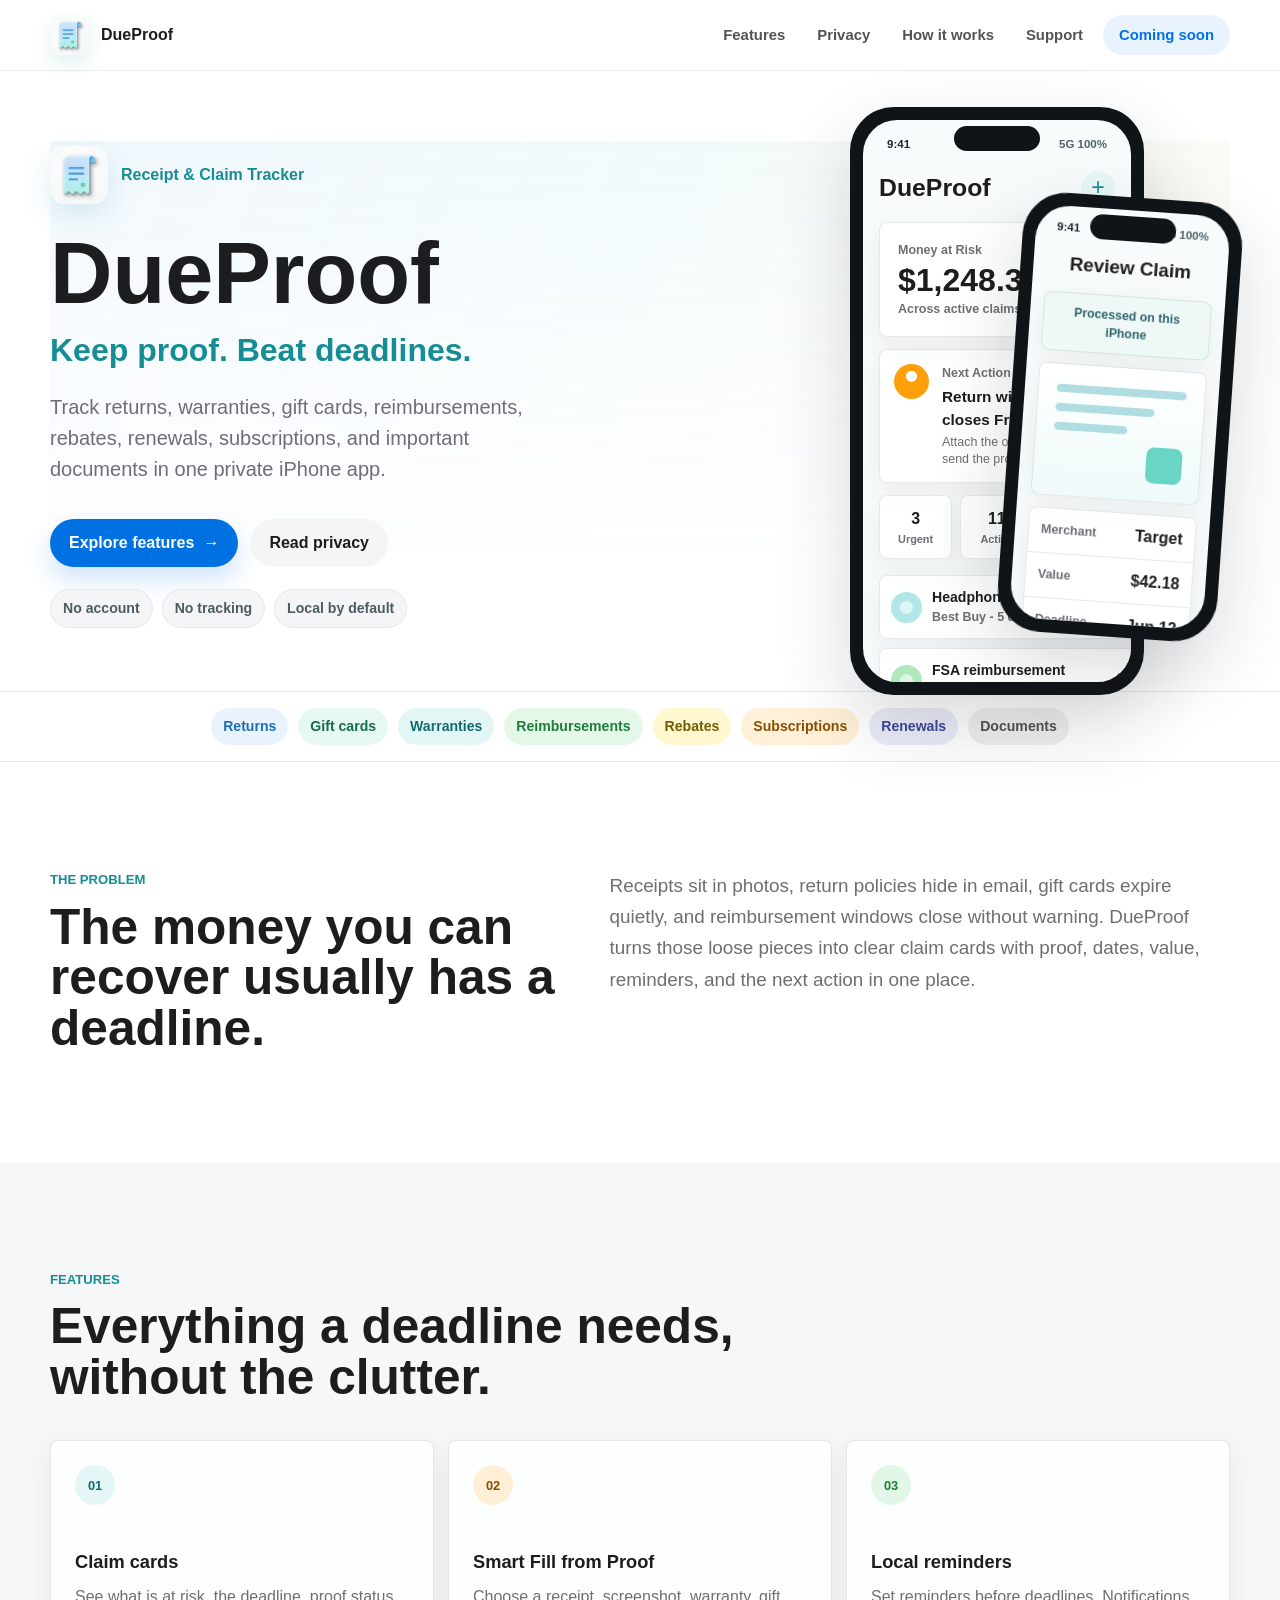
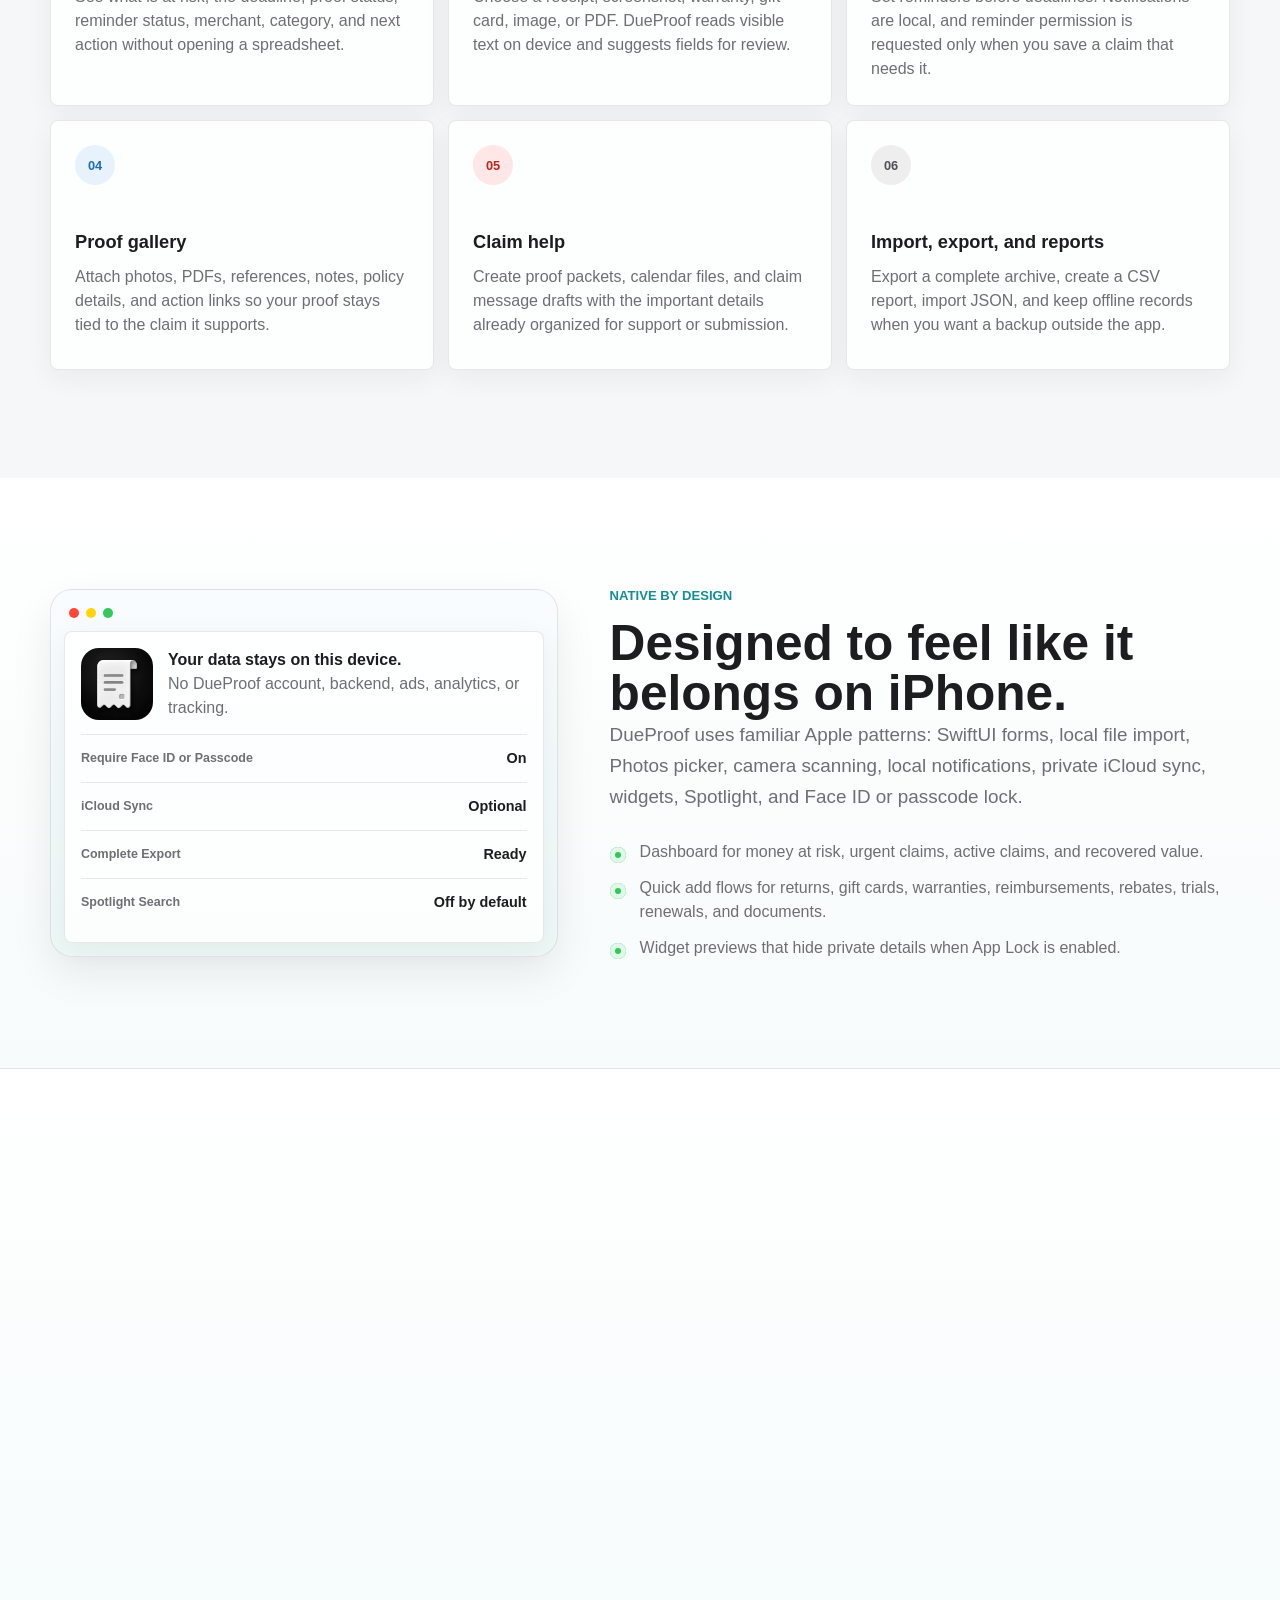
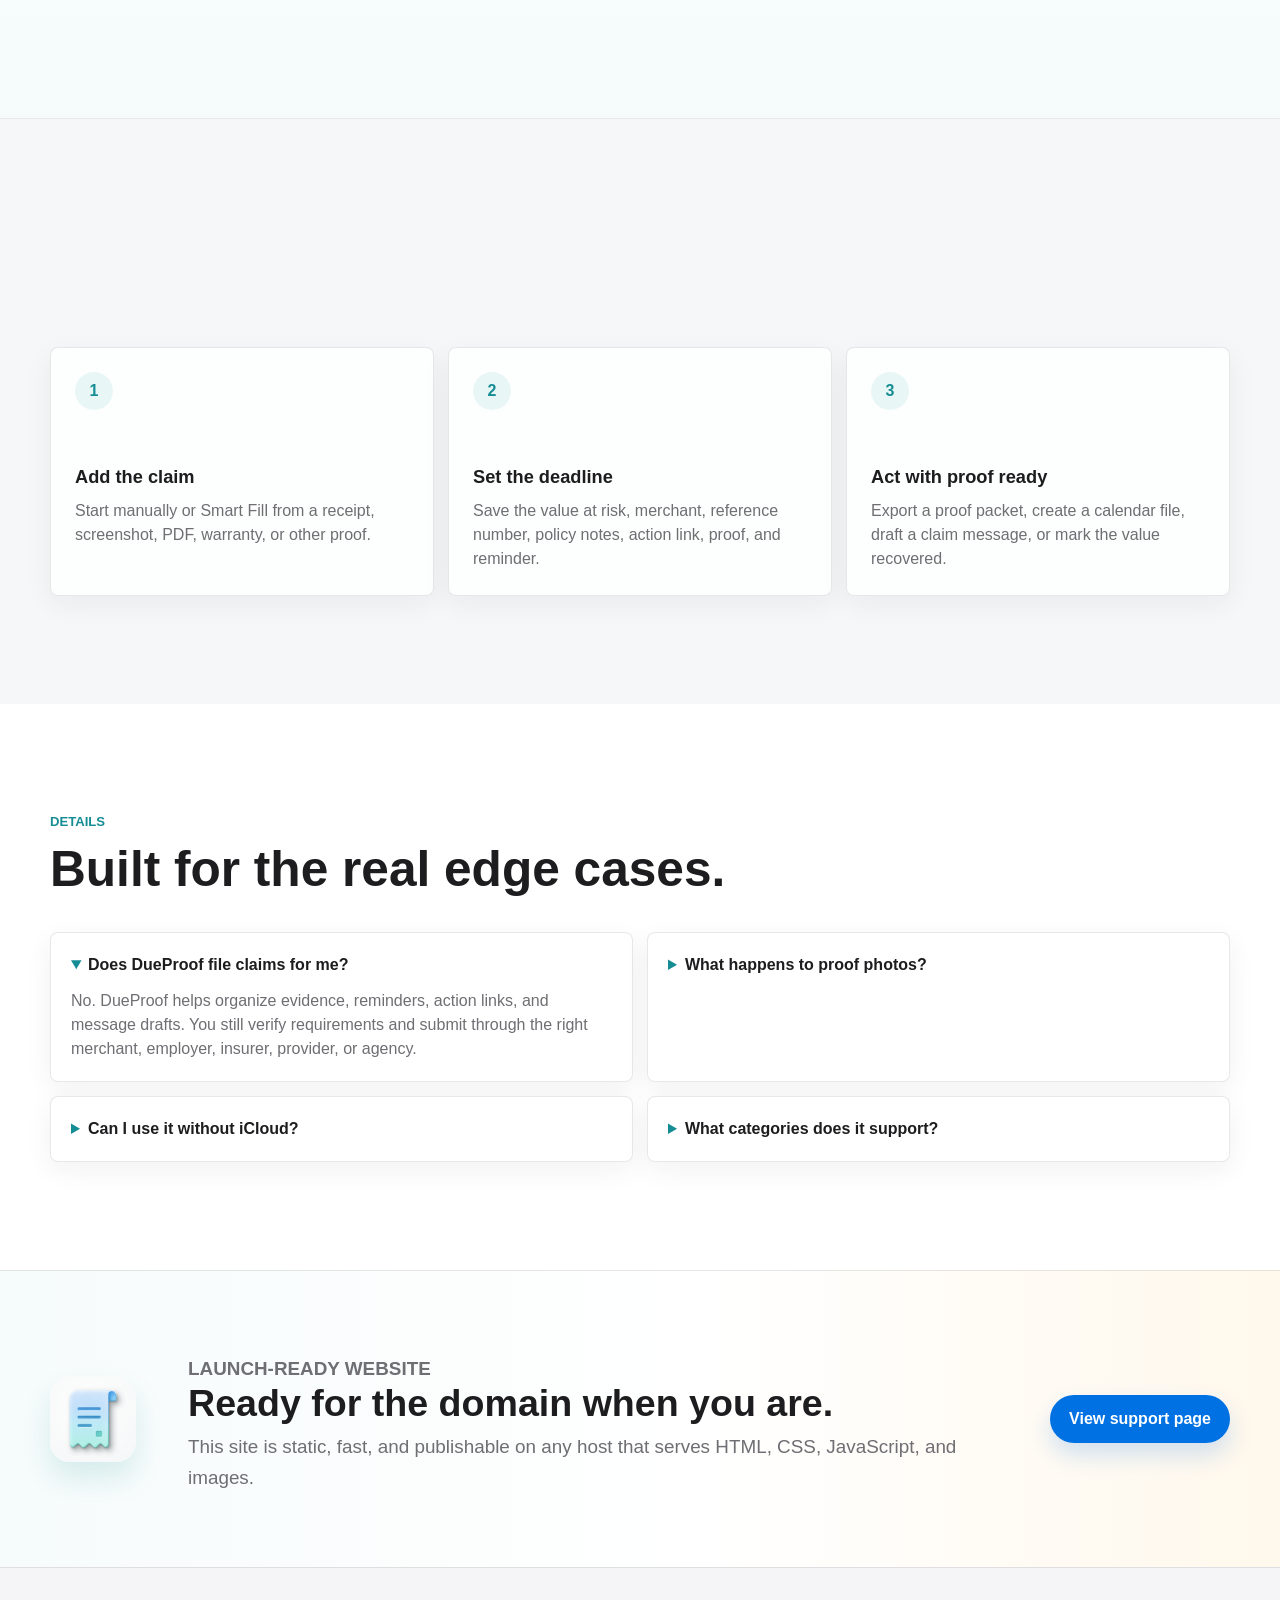
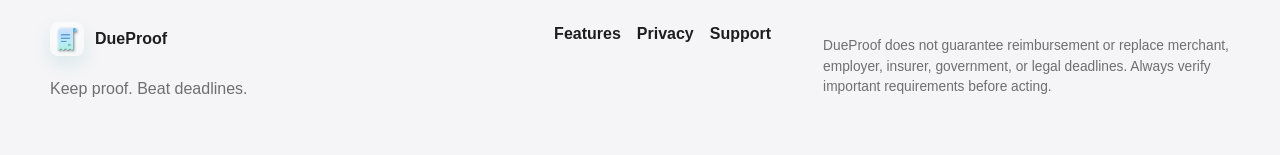
<file: website/index.html>
<!doctype html>
<html lang="en">
  <head>
    <meta charset="utf-8">
    <meta name="viewport" content="width=device-width, initial-scale=1">
    <title>DueProof - Receipt & Claim Tracker</title>
    <meta name="description" content="DueProof helps you keep receipts, proof, reminders, and claim details together privately on your iPhone so deadlines do not slip by.">
    <meta name="theme-color" content="#f6fbfb">
    <meta property="og:title" content="DueProof - Keep proof. Beat deadlines.">
    <meta property="og:description" content="A private iPhone app for returns, warranties, gift cards, reimbursements, rebates, renewals, subscriptions, and document deadlines.">
    <meta property="og:type" content="website">
    <meta property="og:image" content="assets/dueproof-icon.png">
    <link rel="icon" href="favicon.png">
    <link rel="apple-touch-icon" href="apple-touch-icon.png">
    <link rel="manifest" href="site.webmanifest">
    <link rel="stylesheet" href="styles.css">
  </head>
  <body>
    <a class="skip-link" href="#main">Skip to content</a>

    <header class="site-header" data-site-header>
      <nav class="nav-shell" aria-label="Primary">
        <a class="brand" href="index.html" aria-label="DueProof home">
          <img src="assets/dueproof-icon.png" alt="" width="40" height="40">
          <span>DueProof</span>
        </a>
        <button class="nav-toggle" type="button" aria-expanded="false" aria-controls="primary-links" data-nav-toggle>
          <span class="nav-toggle-line"></span>
          <span class="nav-toggle-line"></span>
          <span class="sr-only">Menu</span>
        </button>
        <div class="nav-links" id="primary-links" data-nav-links>
          <a href="#features">Features</a>
          <a href="#privacy">Privacy</a>
          <a href="#how-it-works">How it works</a>
          <a href="support.html">Support</a>
          <a class="nav-cta" href="#launch">Coming soon</a>
        </div>
      </nav>
    </header>

    <main id="main">
      <section class="hero" aria-labelledby="hero-title">
        <div class="hero-copy">
          <div class="app-mark">
            <img src="assets/dueproof-icon.png" alt="" width="58" height="58">
            <span>Receipt & Claim Tracker</span>
          </div>
          <h1 id="hero-title">DueProof</h1>
          <p class="hero-kicker">Keep proof. Beat deadlines.</p>
          <p class="hero-text">Track returns, warranties, gift cards, reimbursements, rebates, renewals, subscriptions, and important documents in one private iPhone app.</p>
          <div class="hero-actions" aria-label="Launch actions">
            <a class="button button-primary" href="#features">
              Explore features
              <span aria-hidden="true">&rarr;</span>
            </a>
            <a class="button button-secondary" href="privacy.html">Read privacy</a>
          </div>
          <div class="hero-proof" aria-label="Privacy summary">
            <span>No account</span>
            <span>No tracking</span>
            <span>Local by default</span>
          </div>
          <div class="mobile-preview" aria-label="DueProof mobile preview">
            <div class="mobile-preview-top">
              <strong>$1,248.35</strong>
              <span>Money at risk</span>
            </div>
            <div class="mobile-preview-row">
              <span class="claim-dot color-teal"></span>
              <div>
                <strong>Return window closes Friday</strong>
                <span>Proof packet ready</span>
              </div>
            </div>
            <div class="mobile-preview-actions">
              <span>Smart Fill</span>
              <span>Local reminder</span>
            </div>
          </div>
        </div>

        <div class="product-stage" aria-label="DueProof app preview">
          <div class="phone phone-main" aria-hidden="true">
            <div class="phone-sensor"></div>
            <div class="screen">
              <div class="screen-top">
                <span>9:41</span>
                <span class="status-icons">5G 100%</span>
              </div>
              <div class="app-bar">
                <span class="app-title">DueProof</span>
                <span class="plus-button">+</span>
              </div>
              <div class="money-card">
                <div>
                  <span class="card-label">Money at Risk</span>
                  <strong>$1,248.35</strong>
                  <span class="card-subtitle">Across active claims</span>
                </div>
                <span class="shield-symbol">shield</span>
              </div>
              <div class="next-action">
                <span class="action-icon action-orange"></span>
                <div>
                  <span>Next Action</span>
                  <strong>Return window closes Friday</strong>
                  <p>Attach the order receipt and send the proof packet.</p>
                </div>
              </div>
              <div class="metric-row">
                <div><strong>3</strong><span>Urgent</span></div>
                <div><strong>11</strong><span>Active</span></div>
                <div><strong>$642</strong><span>Recovered</span></div>
              </div>
              <div class="claim-stack">
                <div class="claim-card">
                  <span class="claim-dot color-teal"></span>
                  <div>
                    <strong>Headphones warranty</strong>
                    <span>Best Buy - 5 days left</span>
                  </div>
                  <em>$249</em>
                </div>
                <div class="claim-card">
                  <span class="claim-dot color-green"></span>
                  <div>
                    <strong>FSA reimbursement</strong>
                    <span>Employer portal - proof ready</span>
                  </div>
                  <em>$118</em>
                </div>
              </div>
            </div>
          </div>

          <div class="phone phone-side" aria-hidden="true">
            <div class="phone-sensor"></div>
            <div class="screen smart-screen">
              <div class="screen-top">
                <span>9:41</span>
                <span class="status-icons">5G 100%</span>
              </div>
              <div class="review-title">Review Claim</div>
              <div class="privacy-pill">Processed on this iPhone</div>
              <div class="receipt-preview">
                <span></span>
                <span></span>
                <span></span>
                <b></b>
              </div>
              <div class="review-list">
                <div><span>Merchant</span><strong>Target</strong></div>
                <div><span>Value</span><strong>$42.18</strong></div>
                <div><span>Deadline</span><strong>Jun 12</strong></div>
              </div>
              <div class="create-button">Create Claim</div>
            </div>
          </div>
        </div>
      </section>

      <section class="category-band" aria-label="Claim types DueProof tracks">
        <div class="section-inner category-grid">
          <span class="category-chip chip-blue">Returns</span>
          <span class="category-chip chip-mint">Gift cards</span>
          <span class="category-chip chip-cyan">Warranties</span>
          <span class="category-chip chip-green">Reimbursements</span>
          <span class="category-chip chip-yellow">Rebates</span>
          <span class="category-chip chip-orange">Subscriptions</span>
          <span class="category-chip chip-indigo">Renewals</span>
          <span class="category-chip chip-gray">Documents</span>
        </div>
      </section>

      <section class="section intro-section" aria-labelledby="intro-title">
        <div class="section-inner two-column">
          <div>
            <p class="eyebrow">The problem</p>
            <h2 id="intro-title">The money you can recover usually has a deadline.</h2>
          </div>
          <p class="section-lede">Receipts sit in photos, return policies hide in email, gift cards expire quietly, and reimbursement windows close without warning. DueProof turns those loose pieces into clear claim cards with proof, dates, value, reminders, and the next action in one place.</p>
        </div>
      </section>

      <section class="section feature-section" id="features" aria-labelledby="features-title">
        <div class="section-inner">
          <div class="section-heading">
            <p class="eyebrow">Features</p>
            <h2 id="features-title">Everything a deadline needs, without the clutter.</h2>
          </div>

          <div class="feature-grid">
            <article class="feature-card accent-aqua">
              <span class="feature-icon">01</span>
              <h3>Claim cards</h3>
              <p>See what is at risk, the deadline, proof status, reminder status, merchant, category, and next action without opening a spreadsheet.</p>
            </article>
            <article class="feature-card accent-orange">
              <span class="feature-icon">02</span>
              <h3>Smart Fill from Proof</h3>
              <p>Choose a receipt, screenshot, warranty, gift card, image, or PDF. DueProof reads visible text on device and suggests fields for review.</p>
            </article>
            <article class="feature-card accent-green">
              <span class="feature-icon">03</span>
              <h3>Local reminders</h3>
              <p>Set reminders before deadlines. Notifications are local, and reminder permission is requested only when you save a claim that needs it.</p>
            </article>
            <article class="feature-card accent-blue">
              <span class="feature-icon">04</span>
              <h3>Proof gallery</h3>
              <p>Attach photos, PDFs, references, notes, policy details, and action links so your proof stays tied to the claim it supports.</p>
            </article>
            <article class="feature-card accent-red">
              <span class="feature-icon">05</span>
              <h3>Claim help</h3>
              <p>Create proof packets, calendar files, and claim message drafts with the important details already organized for support or submission.</p>
            </article>
            <article class="feature-card accent-gray">
              <span class="feature-icon">06</span>
              <h3>Import, export, and reports</h3>
              <p>Export a complete archive, create a CSV report, import JSON, and keep offline records when you want a backup outside the app.</p>
            </article>
          </div>
        </div>
      </section>

      <section class="section app-depth" aria-labelledby="depth-title">
        <div class="section-inner split-feature">
          <div class="mock-panel" aria-hidden="true">
            <div class="panel-toolbar">
              <span></span>
              <span></span>
              <span></span>
            </div>
            <div class="settings-preview">
              <div class="settings-hero">
                <img src="assets/dueproof-icon-tinted.png" alt="" width="72" height="72">
                <div>
                  <strong>Your data stays on this device.</strong>
                  <span>No DueProof account, backend, ads, analytics, or tracking.</span>
                </div>
              </div>
              <div class="setting-row"><span>Require Face ID or Passcode</span><b>On</b></div>
              <div class="setting-row"><span>iCloud Sync</span><b>Optional</b></div>
              <div class="setting-row"><span>Complete Export</span><b>Ready</b></div>
              <div class="setting-row"><span>Spotlight Search</span><b>Off by default</b></div>
            </div>
          </div>

          <div>
            <p class="eyebrow">Native by design</p>
            <h2 id="depth-title">Designed to feel like it belongs on iPhone.</h2>
            <p class="section-lede">DueProof uses familiar Apple patterns: SwiftUI forms, local file import, Photos picker, camera scanning, local notifications, private iCloud sync, widgets, Spotlight, and Face ID or passcode lock.</p>
            <ul class="check-list">
              <li>Dashboard for money at risk, urgent claims, active claims, and recovered value.</li>
              <li>Quick add flows for returns, gift cards, warranties, reimbursements, rebates, trials, renewals, and documents.</li>
              <li>Widget previews that hide private details when App Lock is enabled.</li>
            </ul>
          </div>
        </div>
      </section>

      <section class="privacy-section" id="privacy" aria-labelledby="privacy-title">
        <div class="section-inner privacy-layout">
          <div>
            <p class="eyebrow">Privacy</p>
            <h2 id="privacy-title">Private is the product, not an upgrade.</h2>
            <p>DueProof does not use a DueProof account, ads, analytics, tracking, telemetry, a DueProof-operated backend, or a remote push notification service. Claim data is stored locally by default, with optional private iCloud sync controlled by you.</p>
            <a class="text-link" href="privacy.html">Open the privacy policy</a>
          </div>
          <div class="privacy-points" aria-label="Privacy features">
            <div>
              <strong>Local-first storage</strong>
              <span>Claim metadata stays in SwiftData, and proof files are copied into protected app storage.</span>
            </div>
            <div>
              <strong>Optional App Lock</strong>
              <span>Use Face ID, Touch ID, or passcode to hide claim details when the app becomes active.</span>
            </div>
            <div>
              <strong>On-device intelligence</strong>
              <span>Smart Fill processes proof on the iPhone and asks you to review suggestions before saving.</span>
            </div>
          </div>
        </div>
      </section>

      <section class="section how-section" id="how-it-works" aria-labelledby="how-title">
        <div class="section-inner">
          <div class="section-heading">
            <p class="eyebrow">How it works</p>
            <h2 id="how-title">A simple loop for every claim.</h2>
          </div>
          <div class="steps">
            <article>
              <span>1</span>
              <h3>Add the claim</h3>
              <p>Start manually or Smart Fill from a receipt, screenshot, PDF, warranty, or other proof.</p>
            </article>
            <article>
              <span>2</span>
              <h3>Set the deadline</h3>
              <p>Save the value at risk, merchant, reference number, policy notes, action link, proof, and reminder.</p>
            </article>
            <article>
              <span>3</span>
              <h3>Act with proof ready</h3>
              <p>Export a proof packet, create a calendar file, draft a claim message, or mark the value recovered.</p>
            </article>
          </div>
        </div>
      </section>

      <section class="section faq-section" aria-labelledby="faq-title">
        <div class="section-inner">
          <div class="section-heading">
            <p class="eyebrow">Details</p>
            <h2 id="faq-title">Built for the real edge cases.</h2>
          </div>
          <div class="faq-grid">
            <details open>
              <summary>Does DueProof file claims for me?</summary>
              <p>No. DueProof helps organize evidence, reminders, action links, and message drafts. You still verify requirements and submit through the right merchant, employer, insurer, provider, or agency.</p>
            </details>
            <details>
              <summary>What happens to proof photos?</summary>
              <p>Proof photos are copied into protected app storage. Readable text can be saved locally for search. Proof files stay on device unless you share, export, or enable private iCloud sync.</p>
            </details>
            <details>
              <summary>Can I use it without iCloud?</summary>
              <p>Yes. DueProof is local by default. iCloud Sync is optional and uses your private iCloud database when enabled.</p>
            </details>
            <details>
              <summary>What categories does it support?</summary>
              <p>Returns, gift cards, warranties, reimbursements, rebates, subscriptions, renewals, documents, and other claim deadlines.</p>
            </details>
          </div>
        </div>
      </section>

      <section class="launch-section" id="launch" aria-labelledby="launch-title">
        <div class="section-inner launch-panel">
          <img src="assets/dueproof-icon.png" alt="" width="86" height="86">
          <div>
            <p class="eyebrow">Launch-ready website</p>
            <h2 id="launch-title">Ready for the domain when you are.</h2>
            <p>This site is static, fast, and publishable on any host that serves HTML, CSS, JavaScript, and images.</p>
          </div>
          <a class="button button-primary" href="support.html">View support page</a>
        </div>
      </section>
    </main>

    <footer class="site-footer">
      <div class="section-inner footer-grid">
        <div>
          <a class="brand footer-brand" href="index.html">
            <img src="assets/dueproof-icon.png" alt="" width="34" height="34">
            <span>DueProof</span>
          </a>
          <p>Keep proof. Beat deadlines.</p>
        </div>
        <nav aria-label="Footer">
          <a href="#features">Features</a>
          <a href="privacy.html">Privacy</a>
          <a href="support.html">Support</a>
        </nav>
        <p class="fine-print">DueProof does not guarantee reimbursement or replace merchant, employer, insurer, government, or legal deadlines. Always verify important requirements before acting.</p>
      </div>
    </footer>

    <script src="script.js"></script>
  </body>
</html>
</file>
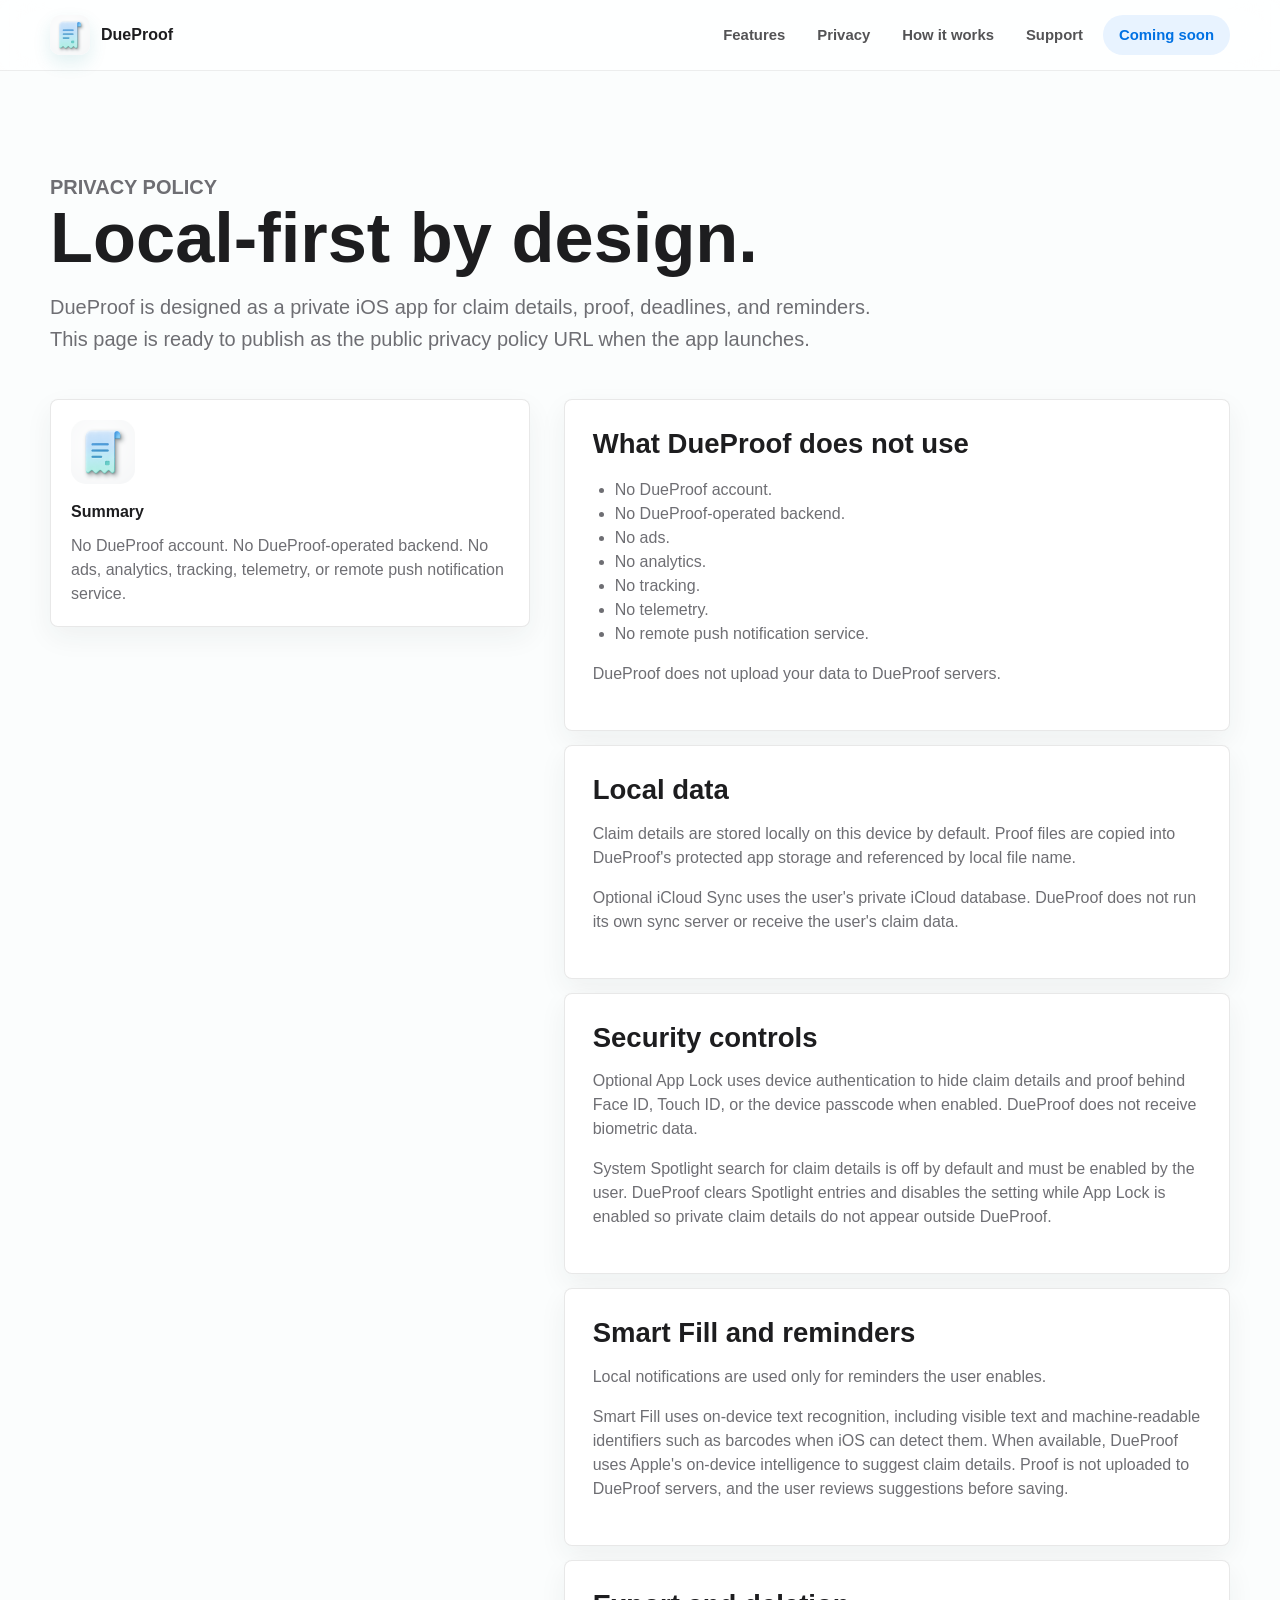
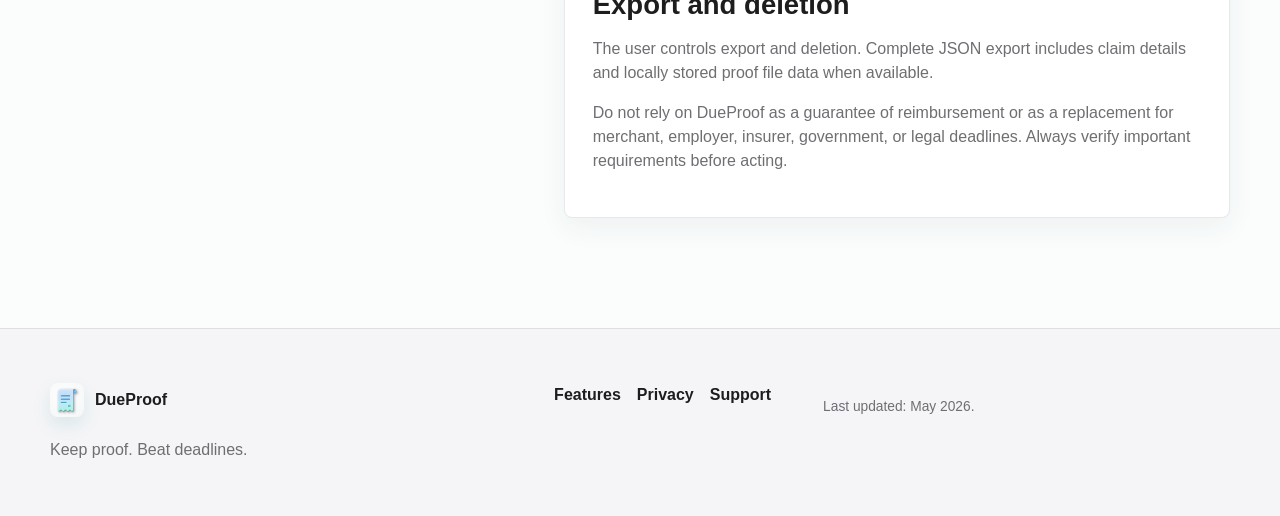
<file: website/privacy.html>
<!doctype html>
<html lang="en">
  <head>
    <meta charset="utf-8">
    <meta name="viewport" content="width=device-width, initial-scale=1">
    <title>Privacy - DueProof</title>
    <meta name="description" content="DueProof privacy policy for the local-first iPhone app.">
    <meta name="theme-color" content="#f6fbfb">
    <link rel="icon" href="favicon.png">
    <link rel="apple-touch-icon" href="apple-touch-icon.png">
    <link rel="manifest" href="site.webmanifest">
    <link rel="stylesheet" href="styles.css">
  </head>
  <body class="subpage">
    <a class="skip-link" href="#main">Skip to content</a>

    <header class="site-header" data-site-header>
      <nav class="nav-shell" aria-label="Primary">
        <a class="brand" href="index.html" aria-label="DueProof home">
          <img src="assets/dueproof-icon.png" alt="" width="40" height="40">
          <span>DueProof</span>
        </a>
        <button class="nav-toggle" type="button" aria-expanded="false" aria-controls="primary-links" data-nav-toggle>
          <span class="nav-toggle-line"></span>
          <span class="nav-toggle-line"></span>
          <span class="sr-only">Menu</span>
        </button>
        <div class="nav-links" id="primary-links" data-nav-links>
          <a href="index.html#features">Features</a>
          <a href="privacy.html">Privacy</a>
          <a href="index.html#how-it-works">How it works</a>
          <a href="support.html">Support</a>
          <a class="nav-cta" href="index.html#launch">Coming soon</a>
        </div>
      </nav>
    </header>

    <main class="subpage-main" id="main">
      <div class="section-inner">
        <section class="subpage-hero" aria-labelledby="privacy-title">
          <p class="eyebrow">Privacy policy</p>
          <h1 id="privacy-title">Local-first by design.</h1>
          <p>DueProof is designed as a private iOS app for claim details, proof, deadlines, and reminders. This page is ready to publish as the public privacy policy URL when the app launches.</p>
        </section>

        <div class="policy-layout">
          <aside class="policy-aside" aria-label="Privacy summary">
            <img src="assets/dueproof-icon.png" alt="" width="64" height="64">
            <strong>Summary</strong>
            <p>No DueProof account. No DueProof-operated backend. No ads, analytics, tracking, telemetry, or remote push notification service.</p>
          </aside>

          <div>
            <section class="content-card" aria-labelledby="does-not-use">
              <h2 id="does-not-use">What DueProof does not use</h2>
              <ul>
                <li>No DueProof account.</li>
                <li>No DueProof-operated backend.</li>
                <li>No ads.</li>
                <li>No analytics.</li>
                <li>No tracking.</li>
                <li>No telemetry.</li>
                <li>No remote push notification service.</li>
              </ul>
              <p>DueProof does not upload your data to DueProof servers.</p>
            </section>

            <section class="content-card" aria-labelledby="local-data">
              <h2 id="local-data">Local data</h2>
              <p>Claim details are stored locally on this device by default. Proof files are copied into DueProof's protected app storage and referenced by local file name.</p>
              <p>Optional iCloud Sync uses the user's private iCloud database. DueProof does not run its own sync server or receive the user's claim data.</p>
            </section>

            <section class="content-card" aria-labelledby="security">
              <h2 id="security">Security controls</h2>
              <p>Optional App Lock uses device authentication to hide claim details and proof behind Face ID, Touch ID, or the device passcode when enabled. DueProof does not receive biometric data.</p>
              <p>System Spotlight search for claim details is off by default and must be enabled by the user. DueProof clears Spotlight entries and disables the setting while App Lock is enabled so private claim details do not appear outside DueProof.</p>
            </section>

            <section class="content-card" aria-labelledby="smart-fill">
              <h2 id="smart-fill">Smart Fill and reminders</h2>
              <p>Local notifications are used only for reminders the user enables.</p>
              <p>Smart Fill uses on-device text recognition, including visible text and machine-readable identifiers such as barcodes when iOS can detect them. When available, DueProof uses Apple's on-device intelligence to suggest claim details. Proof is not uploaded to DueProof servers, and the user reviews suggestions before saving.</p>
            </section>

            <section class="content-card" aria-labelledby="export-delete">
              <h2 id="export-delete">Export and deletion</h2>
              <p>The user controls export and deletion. Complete JSON export includes claim details and locally stored proof file data when available.</p>
              <p>Do not rely on DueProof as a guarantee of reimbursement or as a replacement for merchant, employer, insurer, government, or legal deadlines. Always verify important requirements before acting.</p>
            </section>
          </div>
        </div>
      </div>
    </main>

    <footer class="site-footer">
      <div class="section-inner footer-grid">
        <div>
          <a class="brand footer-brand" href="index.html">
            <img src="assets/dueproof-icon.png" alt="" width="34" height="34">
            <span>DueProof</span>
          </a>
          <p>Keep proof. Beat deadlines.</p>
        </div>
        <nav aria-label="Footer">
          <a href="index.html#features">Features</a>
          <a href="privacy.html">Privacy</a>
          <a href="support.html">Support</a>
        </nav>
        <p class="fine-print">Last updated: May 2026.</p>
      </div>
    </footer>

    <script src="script.js"></script>
  </body>
</html>
</file>
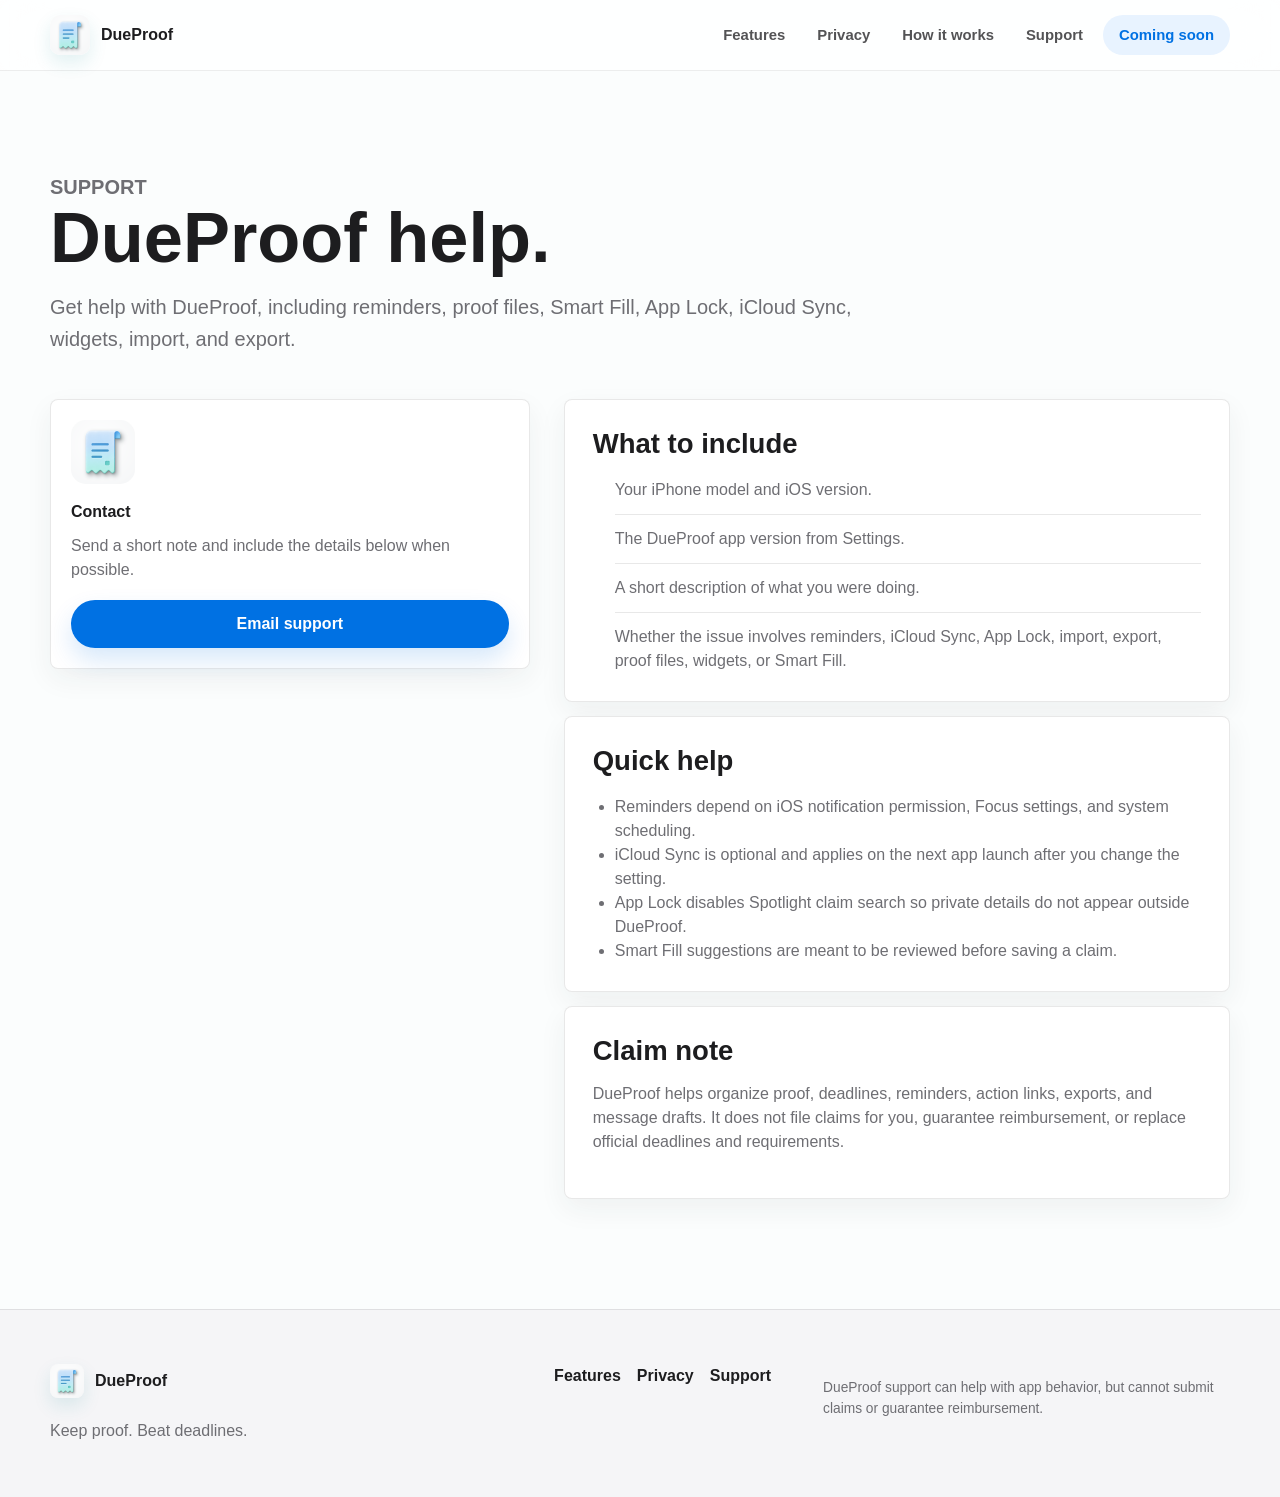
<file: website/support.html>
<!doctype html>
<html lang="en">
  <head>
    <meta charset="utf-8">
    <meta name="viewport" content="width=device-width, initial-scale=1">
    <title>Support - DueProof</title>
    <meta name="description" content="Support information for DueProof, the private iPhone receipt and claim tracker.">
    <meta name="theme-color" content="#f6fbfb">
    <link rel="icon" href="favicon.png">
    <link rel="apple-touch-icon" href="apple-touch-icon.png">
    <link rel="manifest" href="site.webmanifest">
    <link rel="stylesheet" href="styles.css">
  </head>
  <body class="subpage">
    <a class="skip-link" href="#main">Skip to content</a>

    <header class="site-header" data-site-header>
      <nav class="nav-shell" aria-label="Primary">
        <a class="brand" href="index.html" aria-label="DueProof home">
          <img src="assets/dueproof-icon.png" alt="" width="40" height="40">
          <span>DueProof</span>
        </a>
        <button class="nav-toggle" type="button" aria-expanded="false" aria-controls="primary-links" data-nav-toggle>
          <span class="nav-toggle-line"></span>
          <span class="nav-toggle-line"></span>
          <span class="sr-only">Menu</span>
        </button>
        <div class="nav-links" id="primary-links" data-nav-links>
          <a href="index.html#features">Features</a>
          <a href="privacy.html">Privacy</a>
          <a href="index.html#how-it-works">How it works</a>
          <a href="support.html">Support</a>
          <a class="nav-cta" href="index.html#launch">Coming soon</a>
        </div>
      </nav>
    </header>

    <main class="subpage-main" id="main">
      <div class="section-inner">
        <section class="subpage-hero" aria-labelledby="support-title">
          <p class="eyebrow">Support</p>
          <h1 id="support-title">DueProof help.</h1>
          <p>Get help with DueProof, including reminders, proof files, Smart Fill, App Lock, iCloud Sync, widgets, import, and export.</p>
        </section>

        <div class="support-layout">
          <aside class="support-aside" aria-label="Contact">
            <img src="assets/dueproof-icon.png" alt="" width="64" height="64">
            <strong>Contact</strong>
            <p>Send a short note and include the details below when possible.</p>
            <div class="contact-row">
              <a href="mailto:support@dueproof.app?subject=DueProof%20Support">Email support</a>
            </div>
          </aside>

          <div>
            <section class="content-card" aria-labelledby="what-to-send">
              <h2 id="what-to-send">What to include</h2>
              <ul class="support-list">
                <li>Your iPhone model and iOS version.</li>
                <li>The DueProof app version from Settings.</li>
                <li>A short description of what you were doing.</li>
                <li>Whether the issue involves reminders, iCloud Sync, App Lock, import, export, proof files, widgets, or Smart Fill.</li>
              </ul>
            </section>

            <section class="content-card" aria-labelledby="quick-help">
              <h2 id="quick-help">Quick help</h2>
              <ul>
                <li>Reminders depend on iOS notification permission, Focus settings, and system scheduling.</li>
                <li>iCloud Sync is optional and applies on the next app launch after you change the setting.</li>
                <li>App Lock disables Spotlight claim search so private details do not appear outside DueProof.</li>
                <li>Smart Fill suggestions are meant to be reviewed before saving a claim.</li>
              </ul>
            </section>

            <section class="content-card" aria-labelledby="claim-note">
              <h2 id="claim-note">Claim note</h2>
              <p>DueProof helps organize proof, deadlines, reminders, action links, exports, and message drafts. It does not file claims for you, guarantee reimbursement, or replace official deadlines and requirements.</p>
            </section>
          </div>
        </div>
      </div>
    </main>

    <footer class="site-footer">
      <div class="section-inner footer-grid">
        <div>
          <a class="brand footer-brand" href="index.html">
            <img src="assets/dueproof-icon.png" alt="" width="34" height="34">
            <span>DueProof</span>
          </a>
          <p>Keep proof. Beat deadlines.</p>
        </div>
        <nav aria-label="Footer">
          <a href="index.html#features">Features</a>
          <a href="privacy.html">Privacy</a>
          <a href="support.html">Support</a>
        </nav>
        <p class="fine-print">DueProof support can help with app behavior, but cannot submit claims or guarantee reimbursement.</p>
      </div>
    </footer>

    <script src="script.js"></script>
  </body>
</html>
</file>
<file: website/styles.css>
:root {
  color-scheme: light;
  --ink: #1d1d1f;
  --muted: #6e6e73;
  --soft: #f5f5f7;
  --surface: #ffffff;
  --surface-strong: #f5f7f8;
  --line: rgba(29, 29, 31, 0.1);
  --aqua: #55c7c8;
  --aqua-deep: #168d94;
  --blue: #0071e3;
  --blue-soft: #e8f3ff;
  --sky: #4c9ff7;
  --mint: #51d39d;
  --green: #34c759;
  --orange: #ff9f0a;
  --yellow: #ffd60a;
  --red: #ff453a;
  --indigo: #5e6ad2;
  --gray: #8e8e93;
  --shadow-soft: 0 16px 42px rgba(29, 29, 31, 0.08);
  --shadow-card: 0 8px 28px rgba(29, 29, 31, 0.06);
  --shadow-device: 0 30px 72px rgba(29, 29, 31, 0.16);
  --max: 1180px;
}

* {
  box-sizing: border-box;
}

html {
  scroll-behavior: smooth;
}

body {
  margin: 0;
  min-width: 320px;
  background:
    linear-gradient(180deg, #ffffff 0%, #fbfdff 42%, #ffffff 100%);
  color: var(--ink);
  font-family: -apple-system, BlinkMacSystemFont, "SF Pro Text", "SF Pro Display", "Helvetica Neue", Arial, sans-serif;
  font-size: 16px;
  line-height: 1.5;
  letter-spacing: 0;
  text-rendering: optimizeLegibility;
  -webkit-font-smoothing: antialiased;
}

body.nav-open {
  overflow: hidden;
}

img {
  display: block;
  max-width: 100%;
}

a {
  color: inherit;
  text-decoration: none;
}

button,
input,
textarea,
select {
  font: inherit;
}

.skip-link {
  position: absolute;
  left: 16px;
  top: -80px;
  z-index: 100;
  border-radius: 999px;
  background: var(--blue);
  color: #fff;
  padding: 10px 14px;
  transition: top 160ms ease;
}

.skip-link:focus {
  top: 16px;
}

.sr-only {
  position: absolute;
  width: 1px;
  height: 1px;
  padding: 0;
  margin: -1px;
  overflow: hidden;
  clip: rect(0, 0, 0, 0);
  white-space: nowrap;
  border: 0;
}

.site-header {
  position: sticky;
  top: 0;
  z-index: 50;
  background: rgba(255, 255, 255, 0.72);
  border-bottom: 1px solid rgba(29, 29, 31, 0.08);
  backdrop-filter: blur(22px);
  -webkit-backdrop-filter: blur(22px);
  transition: background-color 180ms ease, border-color 180ms ease, box-shadow 180ms ease;
}

.site-header.is-scrolled {
  background: rgba(255, 255, 255, 0.88);
  box-shadow: 0 10px 28px rgba(29, 29, 31, 0.04);
}

.nav-shell {
  width: min(100% - 40px, var(--max));
  min-height: 70px;
  margin: 0 auto;
  display: flex;
  align-items: center;
  justify-content: space-between;
  gap: 22px;
}

.brand {
  display: inline-flex;
  align-items: center;
  gap: 11px;
  font-weight: 700;
  line-height: 1;
}

.brand img {
  border-radius: 10px;
  box-shadow: 0 8px 18px rgba(22, 141, 148, 0.12);
}

.nav-links {
  display: flex;
  align-items: center;
  gap: 8px;
  color: rgba(29, 29, 31, 0.76);
  font-size: 0.93rem;
  font-weight: 600;
}

.nav-links a {
  border-radius: 999px;
  padding: 9px 12px;
  transition: background-color 160ms ease, color 160ms ease;
}

.nav-links a:hover,
.nav-links a:focus-visible {
  background: rgba(0, 113, 227, 0.08);
  color: var(--ink);
}

.nav-links .nav-cta {
  background: var(--blue-soft);
  color: var(--blue);
  padding-inline: 16px;
}

.nav-links .nav-cta:hover,
.nav-links .nav-cta:focus-visible {
  background: #d9ecff;
  color: #005bbd;
}

.nav-toggle {
  display: none;
  width: 44px;
  height: 44px;
  border: 0;
  border-radius: 999px;
  background: var(--soft);
  color: var(--ink);
  cursor: pointer;
}

.nav-toggle-line {
  display: block;
  width: 18px;
  height: 2px;
  margin: 4px auto;
  border-radius: 2px;
  background: currentColor;
  transition: transform 180ms ease, opacity 180ms ease;
}

.nav-toggle[aria-expanded="true"] .nav-toggle-line:first-child {
  transform: translateY(3px) rotate(45deg);
}

.nav-toggle[aria-expanded="true"] .nav-toggle-line:nth-child(2) {
  transform: translateY(-3px) rotate(-45deg);
}

.hero {
  position: relative;
  width: min(100% - 40px, var(--max));
  margin: 0 auto;
  padding: 36px 0 24px;
  display: grid;
  grid-template-columns: minmax(0, 0.9fr) minmax(460px, 1.1fr);
  align-items: center;
  gap: 56px;
}

.hero::before {
  content: "";
  position: absolute;
  inset: 70px 0 auto;
  height: 420px;
  pointer-events: none;
  background:
    linear-gradient(110deg, rgba(0, 113, 227, 0.05), rgba(85, 199, 200, 0.08) 46%, rgba(255, 159, 10, 0.05));
  -webkit-mask-image: linear-gradient(180deg, #000, transparent);
  mask-image: linear-gradient(180deg, #000, transparent);
}

.hero-copy,
.product-stage {
  position: relative;
  z-index: 1;
}

.hero-copy {
  max-width: 600px;
}

.app-mark {
  display: inline-flex;
  align-items: center;
  gap: 13px;
  margin-bottom: 28px;
  color: var(--aqua-deep);
  font-weight: 700;
}

.app-mark img {
  border-radius: 14px;
  box-shadow: 0 10px 28px rgba(22, 141, 148, 0.14);
}

.hero h1 {
  margin: 0;
  font-size: 5.4rem;
  line-height: 0.96;
  letter-spacing: 0;
}

.hero-kicker {
  margin: 18px 0 0;
  color: var(--aqua-deep);
  font-size: 2rem;
  line-height: 1.1;
  font-weight: 760;
}

.hero-text {
  max-width: 560px;
  margin: 24px 0 0;
  color: var(--muted);
  font-size: 1.25rem;
  line-height: 1.55;
}

.hero-actions {
  display: flex;
  flex-wrap: wrap;
  align-items: center;
  gap: 12px;
  margin-top: 34px;
}

.button {
  min-height: 48px;
  display: inline-flex;
  align-items: center;
  justify-content: center;
  gap: 9px;
  border-radius: 999px;
  padding: 13px 19px;
  font-weight: 700;
  line-height: 1;
  transition: transform 180ms ease, background-color 180ms ease, box-shadow 180ms ease;
}

.button:hover,
.button:focus-visible {
  transform: translateY(-2px);
}

.button-primary {
  background: var(--blue);
  color: #fff;
  box-shadow: 0 12px 24px rgba(0, 113, 227, 0.18);
}

.button-primary:hover,
.button-primary:focus-visible {
  background: #0066cc;
}

.button-secondary {
  background: var(--soft);
  color: var(--ink);
}

.button-secondary:hover,
.button-secondary:focus-visible {
  background: #ececf0;
  box-shadow: 0 10px 22px rgba(29, 29, 31, 0.06);
}

.hero-proof {
  display: flex;
  flex-wrap: wrap;
  gap: 9px;
  margin-top: 22px;
}

.hero-proof span,
.category-chip {
  display: inline-flex;
  align-items: center;
  min-height: 34px;
  border-radius: 999px;
  padding: 8px 12px;
  font-size: 0.88rem;
  font-weight: 700;
  transition: transform 180ms ease, box-shadow 180ms ease;
}

.category-chip:hover {
  transform: translateY(-2px);
  box-shadow: 0 8px 18px rgba(29, 29, 31, 0.06);
}

.hero-proof span {
  background: rgba(245, 245, 247, 0.92);
  color: #4b5b63;
  border: 1px solid rgba(29, 29, 31, 0.06);
}

.mobile-preview {
  display: none;
}

.product-stage {
  position: relative;
  min-height: 560px;
}

.phone {
  position: absolute;
  border: 1px solid rgba(29, 29, 31, 0.12);
  border-radius: 44px;
  background: #0f1419;
  padding: 12px;
  box-shadow: var(--shadow-device);
  will-change: transform;
}

.phone-main {
  right: 86px;
  top: 0;
  width: 294px;
  height: 588px;
  animation: deviceFloat 7s ease-in-out 900ms infinite;
}

.phone-side {
  right: 0;
  bottom: 30px;
  width: 220px;
  height: 440px;
  transform: rotate(4deg);
  animation: deviceFloatSide 7.5s ease-in-out 1.2s infinite;
}

.phone-sensor {
  position: absolute;
  z-index: 2;
  top: 18px;
  left: 50%;
  width: 86px;
  height: 25px;
  transform: translateX(-50%);
  border-radius: 999px;
  background: #0f1419;
}

.screen {
  width: 100%;
  height: 100%;
  overflow: hidden;
  border-radius: 34px;
  background: #f7fbfb;
  padding: 16px;
}

.screen-top,
.app-bar,
.metric-row,
.claim-card,
.next-action,
.review-list div,
.setting-row,
.panel-toolbar {
  display: flex;
  align-items: center;
  justify-content: space-between;
}

.screen-top {
  padding: 0 8px 16px;
  color: #1f2930;
  font-size: 0.72rem;
  font-weight: 740;
}

.status-icons {
  color: #52616a;
}

.app-bar {
  margin-bottom: 16px;
}

.app-title,
.review-title {
  font-size: 1.55rem;
  font-weight: 800;
}

.plus-button {
  display: inline-flex;
  align-items: center;
  justify-content: center;
  width: 34px;
  height: 34px;
  border-radius: 999px;
  background: #e8f6f5;
  color: var(--aqua-deep);
  font-size: 1.45rem;
  line-height: 1;
}

.money-card,
.next-action,
.metric-row > div,
.claim-card,
.privacy-pill,
.receipt-preview,
.review-list,
.settings-preview,
.feature-card,
.steps article,
.faq-grid details,
.privacy-points div {
  border: 1px solid var(--line);
  background: rgba(255, 255, 255, 0.82);
  box-shadow: var(--shadow-card);
}

.money-card {
  display: flex;
  justify-content: space-between;
  gap: 18px;
  border-radius: 8px;
  padding: 18px;
  position: relative;
  overflow: hidden;
}

.money-card::after {
  content: "";
  position: absolute;
  inset: 0;
  transform: translateX(-120%);
  background: linear-gradient(105deg, transparent 20%, rgba(255, 255, 255, 0.72) 48%, transparent 76%);
  animation: cardSheen 6.5s ease-in-out 1.3s infinite;
}

.card-label,
.card-subtitle,
.next-action span,
.claim-card span,
.review-list span,
.setting-row span {
  display: block;
  color: var(--muted);
  font-size: 0.78rem;
  font-weight: 650;
}

.money-card strong {
  display: block;
  margin: 4px 0 2px;
  font-size: 2rem;
  line-height: 1.05;
  letter-spacing: 0;
}

.shield-symbol {
  display: inline-flex;
  align-items: center;
  justify-content: center;
  align-self: start;
  width: 42px;
  height: 42px;
  overflow: hidden;
  border-radius: 999px;
  background: rgba(85, 199, 200, 0.15);
  color: transparent;
}

.shield-symbol::before {
  content: "";
  width: 19px;
  height: 23px;
  border-radius: 10px 10px 13px 13px;
  border: 2px solid var(--aqua-deep);
  background: linear-gradient(180deg, rgba(85, 199, 200, 0.18), rgba(52, 199, 89, 0.18));
}

.next-action {
  gap: 13px;
  align-items: flex-start;
  margin-top: 12px;
  border-radius: 8px;
  padding: 14px;
  transition: transform 180ms ease, box-shadow 180ms ease;
}

.action-icon {
  width: 35px;
  height: 35px;
  flex: 0 0 auto;
  border-radius: 999px;
  position: relative;
}

.action-icon::after {
  content: "";
  position: absolute;
  inset: -5px;
  border-radius: inherit;
  border: 1px solid rgba(255, 159, 10, 0.28);
  opacity: 0;
  animation: softPulse 2.8s ease-out 1s infinite;
}

.action-orange {
  background: radial-gradient(circle at 50% 35%, #fff 0 18%, var(--orange) 20% 100%);
}

.next-action strong {
  display: block;
  margin-top: 2px;
  font-size: 0.96rem;
}

.next-action p {
  margin: 3px 0 0;
  color: var(--muted);
  font-size: 0.78rem;
  line-height: 1.35;
}

.metric-row {
  gap: 8px;
  margin-top: 12px;
}

.metric-row > div {
  flex: 1;
  border-radius: 8px;
  padding: 11px 8px;
  text-align: center;
}

.metric-row strong,
.metric-row span {
  display: block;
}

.metric-row span {
  color: var(--muted);
  font-size: 0.68rem;
  font-weight: 650;
}

.claim-stack {
  display: grid;
  gap: 9px;
  margin-top: 16px;
}

.claim-card {
  gap: 10px;
  border-radius: 8px;
  padding: 11px;
  transition: transform 180ms ease, box-shadow 180ms ease;
}

.mobile-preview {
  border: 1px solid var(--line);
  border-radius: 8px;
  background: rgba(255, 255, 255, 0.9);
  box-shadow: var(--shadow-soft);
  padding: 15px;
  animation: heroRise 720ms cubic-bezier(0.2, 0.8, 0.2, 1) 260ms both;
}

.mobile-preview-top,
.mobile-preview-row,
.mobile-preview-actions {
  display: flex;
  align-items: center;
  justify-content: space-between;
  gap: 12px;
}

.mobile-preview-top strong {
  font-size: 1.35rem;
}

.mobile-preview-top span,
.mobile-preview-row span,
.mobile-preview-actions span {
  color: var(--muted);
  font-size: 0.82rem;
  font-weight: 700;
}

.mobile-preview-row {
  justify-content: flex-start;
  margin-top: 12px;
  padding-top: 12px;
  border-top: 1px solid var(--line);
}

.mobile-preview-row div {
  min-width: 0;
}

.mobile-preview-row strong,
.mobile-preview-row span {
  display: block;
  overflow: hidden;
  text-overflow: ellipsis;
  white-space: nowrap;
}

.mobile-preview-actions {
  justify-content: flex-start;
  flex-wrap: wrap;
  margin-top: 13px;
}

.mobile-preview-actions span {
  min-height: 30px;
  display: inline-flex;
  align-items: center;
  border-radius: 999px;
  background: #edf8f7;
  color: #2f656b;
  padding: 7px 10px;
}

.claim-dot {
  width: 31px;
  height: 31px;
  flex: 0 0 auto;
  border-radius: 999px;
  animation: dotGlow 3.6s ease-in-out infinite;
}

.color-teal {
  background: rgba(85, 199, 200, 0.18);
  box-shadow: inset 0 0 0 9px rgba(85, 199, 200, 0.32);
}

.color-green {
  background: rgba(52, 199, 89, 0.16);
  box-shadow: inset 0 0 0 9px rgba(52, 199, 89, 0.28);
}

.claim-card div {
  min-width: 0;
  flex: 1;
}

.claim-card strong,
.claim-card span {
  overflow: hidden;
  text-overflow: ellipsis;
  white-space: nowrap;
}

.claim-card strong {
  display: block;
  font-size: 0.88rem;
}

.claim-card em {
  color: #1c3d42;
  font-style: normal;
  font-weight: 800;
}

.smart-screen {
  padding: 13px;
}

.smart-screen .screen-top {
  padding-bottom: 14px;
}

.review-title {
  font-size: 1.18rem;
  text-align: center;
}

.privacy-pill {
  margin-top: 13px;
  border-radius: 8px;
  padding: 10px;
  color: #2f656b;
  font-size: 0.77rem;
  font-weight: 750;
  text-align: center;
  background: #edf8f7;
}

.receipt-preview {
  display: grid;
  gap: 11px;
  margin-top: 12px;
  border-radius: 8px;
  padding: 20px 18px 18px;
  background: linear-gradient(180deg, #ffffff, #effafa);
}

.receipt-preview span,
.receipt-preview b {
  display: block;
  height: 8px;
  border-radius: 999px;
  background: #afdde2;
  transform-origin: left center;
  animation: receiptRead 3.2s ease-in-out infinite;
}

.receipt-preview span:nth-child(2) {
  width: 76%;
  animation-delay: 120ms;
}

.receipt-preview span:nth-child(3) {
  width: 56%;
  animation-delay: 240ms;
}

.receipt-preview b {
  width: 36px;
  height: 36px;
  justify-self: end;
  border-radius: 8px;
  background: #68d5c5;
}

.review-list {
  margin-top: 12px;
  overflow: hidden;
  border-radius: 8px;
}

.review-list div {
  min-height: 43px;
  border: 0;
  border-radius: 0;
  box-shadow: none;
  padding: 10px 12px;
}

.review-list div + div {
  border-top: 1px solid var(--line);
}

.create-button {
  margin-top: 12px;
  border-radius: 999px;
  background: var(--blue);
  color: #fff;
  padding: 11px;
  text-align: center;
  font-size: 0.84rem;
  font-weight: 780;
  box-shadow: 0 10px 22px rgba(0, 113, 227, 0.16);
}

.category-band {
  border-block: 1px solid var(--line);
  background: rgba(255, 255, 255, 0.92);
  padding: 16px 0;
}

.section-inner {
  width: min(100% - 40px, var(--max));
  margin: 0 auto;
}

.category-grid {
  display: flex;
  flex-wrap: wrap;
  justify-content: center;
  gap: 10px;
}

.chip-blue {
  background: rgba(76, 159, 247, 0.12);
  color: #1f6db5;
}

.chip-mint {
  background: rgba(81, 211, 157, 0.14);
  color: #176b4e;
}

.chip-cyan {
  background: rgba(85, 199, 200, 0.16);
  color: #126a70;
}

.chip-green {
  background: rgba(52, 199, 89, 0.13);
  color: #1f7d39;
}

.chip-yellow {
  background: rgba(255, 214, 10, 0.2);
  color: #715d00;
}

.chip-orange {
  background: rgba(255, 159, 10, 0.16);
  color: #875000;
}

.chip-indigo {
  background: rgba(94, 106, 210, 0.13);
  color: #3b4496;
}

.chip-gray {
  background: rgba(142, 142, 147, 0.14);
  color: #505057;
}

.section {
  padding: 108px 0;
}

.intro-section {
  background: var(--surface);
}

.two-column,
.split-feature,
.privacy-layout,
.launch-panel,
.footer-grid {
  display: grid;
  grid-template-columns: minmax(0, 0.9fr) minmax(0, 1.1fr);
  gap: 52px;
  align-items: start;
}

.eyebrow {
  margin: 0 0 12px;
  color: var(--aqua-deep);
  font-size: 0.82rem;
  font-weight: 800;
  text-transform: uppercase;
}

h2 {
  margin: 0;
  font-size: 3.1rem;
  line-height: 1.02;
  letter-spacing: 0;
}

h3 {
  margin: 0;
  font-size: 1.14rem;
  line-height: 1.25;
  letter-spacing: 0;
}

.section-lede,
.privacy-section p,
.launch-panel p {
  margin: 0;
  color: var(--muted);
  font-size: 1.18rem;
  line-height: 1.65;
}

.section-heading {
  max-width: 760px;
  margin-bottom: 38px;
}

.feature-section,
.how-section {
  background: var(--surface-strong);
}

.feature-grid {
  display: grid;
  grid-template-columns: repeat(3, minmax(0, 1fr));
  gap: 14px;
}

.feature-card {
  min-height: 250px;
  border-radius: 8px;
  padding: 24px;
  transition: transform 220ms ease, box-shadow 220ms ease, border-color 220ms ease;
  --lift-y: 0px;
}

.feature-card:hover,
.feature-card:focus-within {
  --lift-y: -4px;
  transform: translateY(calc(var(--reveal-y, 0px) + var(--lift-y)));
  border-color: rgba(0, 113, 227, 0.16);
  box-shadow: 0 18px 42px rgba(29, 29, 31, 0.09);
}

.feature-icon {
  display: inline-flex;
  align-items: center;
  justify-content: center;
  width: 40px;
  height: 40px;
  margin-bottom: 46px;
  border-radius: 999px;
  font-size: 0.8rem;
  font-weight: 820;
}

.feature-card p,
.steps p,
.faq-grid p,
.check-list,
.privacy-points span,
.fine-print,
.site-footer p,
.settings-preview span {
  color: var(--muted);
}

.feature-card p {
  margin: 11px 0 0;
}

.accent-aqua .feature-icon {
  background: rgba(85, 199, 200, 0.15);
  color: #126a70;
}

.accent-orange .feature-icon {
  background: rgba(255, 159, 10, 0.16);
  color: #875000;
}

.accent-green .feature-icon {
  background: rgba(52, 199, 89, 0.13);
  color: #1f7d39;
}

.accent-blue .feature-icon {
  background: rgba(76, 159, 247, 0.12);
  color: #1f6db5;
}

.accent-red .feature-icon {
  background: rgba(255, 69, 58, 0.12);
  color: #b32822;
}

.accent-gray .feature-icon {
  background: rgba(142, 142, 147, 0.14);
  color: #505057;
}

.app-depth {
  background: linear-gradient(180deg, #ffffff, #f7fbfb);
}

.split-feature {
  align-items: center;
}

.mock-panel {
  border: 1px solid var(--line);
  border-radius: 22px;
  background: linear-gradient(180deg, #f9fcff, #eef8f7);
  padding: 13px;
  box-shadow: var(--shadow-soft);
  transition: transform 260ms ease, box-shadow 260ms ease;
  --lift-y: 0px;
}

.mock-panel:hover {
  --lift-y: -3px;
  transform: translateY(calc(var(--reveal-y, 0px) + var(--lift-y)));
  box-shadow: 0 22px 54px rgba(29, 29, 31, 0.1);
}

.panel-toolbar {
  justify-content: flex-start;
  gap: 7px;
  padding: 5px 5px 13px;
}

.panel-toolbar span {
  width: 10px;
  height: 10px;
  border-radius: 999px;
}

.panel-toolbar span:nth-child(1) {
  background: var(--red);
}

.panel-toolbar span:nth-child(2) {
  background: var(--yellow);
}

.panel-toolbar span:nth-child(3) {
  background: var(--green);
}

.settings-preview {
  border-radius: 8px;
  padding: 16px;
}

.settings-hero {
  display: grid;
  grid-template-columns: 72px 1fr;
  gap: 15px;
  align-items: center;
  margin-bottom: 14px;
}

.settings-hero img {
  border-radius: 18px;
}

.settings-hero strong,
.settings-hero span {
  display: block;
}

.setting-row {
  min-height: 48px;
  border-top: 1px solid var(--line);
  gap: 12px;
}

.setting-row b {
  flex: 0 0 auto;
  font-size: 0.9rem;
}

.check-list {
  display: grid;
  gap: 12px;
  margin: 28px 0 0;
  padding: 0;
  list-style: none;
}

.check-list li {
  position: relative;
  padding-left: 30px;
}

.check-list li::before {
  content: "";
  position: absolute;
  left: 0;
  top: 0.42em;
  width: 16px;
  height: 16px;
  border-radius: 999px;
  background: var(--green);
  box-shadow: inset 0 0 0 5px #dff8e7;
}

.privacy-section {
  padding: 108px 0;
  background:
    linear-gradient(180deg, #ffffff, #f5fbfb);
  border-block: 1px solid var(--line);
  color: var(--ink);
}

.privacy-section .eyebrow {
  color: var(--aqua-deep);
}

.privacy-section p {
  max-width: 600px;
  margin-top: 22px;
  color: var(--muted);
}

.text-link {
  display: inline-flex;
  margin-top: 26px;
  color: var(--blue);
  font-weight: 800;
}

.text-link:hover,
.text-link:focus-visible {
  text-decoration: underline;
}

.privacy-points {
  display: grid;
  gap: 12px;
}

.privacy-points div {
  border-color: rgba(29, 29, 31, 0.1);
  border-radius: 8px;
  background: rgba(255, 255, 255, 0.86);
  box-shadow: var(--shadow-card);
  padding: 20px;
  transition: transform 220ms ease, box-shadow 220ms ease, border-color 220ms ease;
  --lift-y: 0px;
}

.privacy-points div:hover {
  --lift-y: -3px;
  transform: translateY(calc(var(--reveal-y, 0px) + var(--lift-y)));
  border-color: rgba(0, 113, 227, 0.15);
  box-shadow: 0 18px 40px rgba(29, 29, 31, 0.08);
}

.privacy-points strong,
.privacy-points span {
  display: block;
}

.privacy-points span {
  margin-top: 7px;
  color: var(--muted);
}

.steps {
  display: grid;
  grid-template-columns: repeat(3, minmax(0, 1fr));
  gap: 14px;
}

.steps article {
  min-height: 230px;
  border-radius: 8px;
  padding: 24px;
  transition: transform 220ms ease, box-shadow 220ms ease, border-color 220ms ease;
  --lift-y: 0px;
}

.steps article:hover {
  --lift-y: -4px;
  transform: translateY(calc(var(--reveal-y, 0px) + var(--lift-y)));
  border-color: rgba(0, 113, 227, 0.15);
  box-shadow: 0 18px 40px rgba(29, 29, 31, 0.08);
}

.steps span {
  display: inline-flex;
  align-items: center;
  justify-content: center;
  width: 38px;
  height: 38px;
  margin-bottom: 56px;
  border-radius: 999px;
  background: #e8f6f5;
  color: var(--aqua-deep);
  font-weight: 850;
}

.steps p {
  margin: 10px 0 0;
}

.faq-section {
  background: #fff;
}

.faq-grid {
  display: grid;
  grid-template-columns: repeat(2, minmax(0, 1fr));
  gap: 14px;
}

.faq-grid details {
  border-radius: 8px;
  padding: 20px;
  transition: transform 220ms ease, box-shadow 220ms ease, border-color 220ms ease;
  --lift-y: 0px;
}

.faq-grid details:hover {
  --lift-y: -3px;
  transform: translateY(calc(var(--reveal-y, 0px) + var(--lift-y)));
  border-color: rgba(0, 113, 227, 0.14);
  box-shadow: 0 16px 38px rgba(29, 29, 31, 0.08);
}

.faq-grid summary {
  cursor: pointer;
  font-weight: 800;
}

.faq-grid summary::marker {
  color: var(--aqua-deep);
}

.faq-grid p {
  margin: 12px 0 0;
}

.launch-section {
  padding: 74px 0;
  border-top: 1px solid var(--line);
  background: linear-gradient(90deg, #f6fbfb, #ffffff 55%, #fff8ec);
}

.launch-panel {
  grid-template-columns: 86px minmax(0, 1fr) auto;
  align-items: center;
}

.launch-panel img {
  border-radius: 20px;
  box-shadow: 0 16px 28px rgba(22, 141, 148, 0.14);
}

.launch-panel h2 {
  font-size: 2.35rem;
}

.launch-panel p {
  margin-top: 8px;
}

.site-footer {
  background: #f5f5f7;
  color: var(--ink);
  border-top: 1px solid var(--line);
  padding: 54px 0;
}

.footer-grid {
  grid-template-columns: 1fr auto minmax(260px, 0.9fr);
  align-items: start;
}

.footer-brand img {
  border-radius: 8px;
}

.site-footer p {
  margin: 14px 0 0;
  color: var(--muted);
}

.site-footer nav {
  display: flex;
  gap: 16px;
  font-weight: 700;
}

.site-footer a:hover,
.site-footer a:focus-visible {
  color: var(--blue);
}

.fine-print {
  max-width: 430px;
  font-size: 0.86rem;
}

.subpage {
  background: #fbfdfd;
}

.subpage-main {
  padding: 82px 0 110px;
}

.subpage-hero {
  max-width: 850px;
  margin-bottom: 44px;
}

.subpage-hero h1 {
  margin: 0;
  font-size: 4.4rem;
  line-height: 1;
  letter-spacing: 0;
}

.subpage-hero p {
  margin: 18px 0 0;
  color: var(--muted);
  font-size: 1.25rem;
  line-height: 1.6;
}

.policy-layout,
.support-layout {
  display: grid;
  grid-template-columns: minmax(0, 0.72fr) minmax(0, 1fr);
  gap: 34px;
  align-items: start;
}

.policy-aside,
.support-aside,
.content-card {
  border: 1px solid var(--line);
  border-radius: 8px;
  background: #fff;
  box-shadow: 0 10px 28px rgba(26, 48, 53, 0.06);
}

.policy-aside,
.support-aside {
  position: sticky;
  top: 96px;
  padding: 20px;
}

.policy-aside img,
.support-aside img {
  width: 64px;
  height: 64px;
  margin-bottom: 16px;
  border-radius: 15px;
}

.policy-aside p,
.support-aside p {
  color: var(--muted);
  margin: 10px 0 0;
}

.content-card {
  padding: 28px;
  transition: transform 220ms ease, box-shadow 220ms ease, border-color 220ms ease;
  --lift-y: 0px;
}

.content-card:hover {
  --lift-y: -3px;
  transform: translateY(calc(var(--reveal-y, 0px) + var(--lift-y)));
  border-color: rgba(0, 113, 227, 0.14);
  box-shadow: 0 18px 42px rgba(29, 29, 31, 0.08);
}

.content-card + .content-card {
  margin-top: 14px;
}

.content-card h2 {
  font-size: 1.72rem;
  line-height: 1.15;
}

.content-card p,
.content-card li {
  color: var(--muted);
}

.content-card ul {
  margin: 18px 0 0;
  padding-left: 22px;
}

.contact-row {
  display: grid;
  gap: 10px;
  margin-top: 18px;
}

.contact-row a {
  display: inline-flex;
  min-height: 48px;
  align-items: center;
  justify-content: center;
  border-radius: 999px;
  background: var(--blue);
  color: #fff;
  padding: 12px 16px;
  font-weight: 800;
  box-shadow: 0 12px 24px rgba(0, 113, 227, 0.16);
  transition: transform 180ms ease, background-color 180ms ease, box-shadow 180ms ease;
}

.contact-row a:hover,
.contact-row a:focus-visible {
  transform: translateY(-2px);
  background: #0066cc;
  box-shadow: 0 16px 30px rgba(0, 113, 227, 0.18);
}

.support-list {
  display: grid;
  gap: 12px;
  margin: 0;
  padding: 0;
  list-style: none;
}

.support-list li {
  border-top: 1px solid var(--line);
  padding-top: 12px;
}

.support-list li:first-child {
  border-top: 0;
  padding-top: 0;
}

.app-mark {
  animation: heroRise 660ms cubic-bezier(0.2, 0.8, 0.2, 1) both;
}

.hero h1 {
  animation: heroRise 760ms cubic-bezier(0.2, 0.8, 0.2, 1) 90ms both;
}

.hero-kicker {
  animation: heroRise 760ms cubic-bezier(0.2, 0.8, 0.2, 1) 170ms both;
}

.hero-text {
  animation: heroRise 760ms cubic-bezier(0.2, 0.8, 0.2, 1) 240ms both;
}

.hero-actions {
  animation: heroRise 760ms cubic-bezier(0.2, 0.8, 0.2, 1) 310ms both;
}

.hero-proof {
  animation: heroRise 760ms cubic-bezier(0.2, 0.8, 0.2, 1) 380ms both;
}

.product-stage {
  animation: productReveal 900ms cubic-bezier(0.2, 0.8, 0.2, 1) 220ms both;
}

.next-action:hover,
.claim-card:hover {
  transform: translateY(-2px);
  box-shadow: 0 14px 32px rgba(29, 29, 31, 0.08);
}

body.motion-ready .reveal-item {
  opacity: 0;
  --reveal-y: 22px;
  transform: translateY(var(--reveal-y));
  filter: blur(8px);
}

body.motion-ready .reveal-item.is-visible {
  opacity: 1;
  --reveal-y: 0px;
  transform: translateY(calc(var(--reveal-y) + var(--lift-y, 0px)));
  filter: blur(0);
  transition:
    opacity 720ms cubic-bezier(0.2, 0.8, 0.2, 1),
    transform 720ms cubic-bezier(0.2, 0.8, 0.2, 1),
    filter 720ms cubic-bezier(0.2, 0.8, 0.2, 1);
  transition-delay: var(--reveal-delay, 0ms);
}

@keyframes heroRise {
  from {
    opacity: 0;
    transform: translateY(18px);
    filter: blur(8px);
  }
  to {
    opacity: 1;
    transform: translateY(0);
    filter: blur(0);
  }
}

@keyframes productReveal {
  from {
    opacity: 0;
    transform: translateY(24px) scale(0.98);
    filter: blur(10px);
  }
  to {
    opacity: 1;
    transform: translateY(0) scale(1);
    filter: blur(0);
  }
}

@keyframes deviceFloat {
  0%,
  100% {
    transform: translate3d(0, 0, 0);
  }
  50% {
    transform: translate3d(0, -10px, 0);
  }
}

@keyframes deviceFloatSide {
  0%,
  100% {
    transform: translate3d(0, 0, 0) rotate(4deg);
  }
  50% {
    transform: translate3d(0, 9px, 0) rotate(3deg);
  }
}

@keyframes cardSheen {
  0%,
  42% {
    transform: translateX(-120%);
  }
  62%,
  100% {
    transform: translateX(120%);
  }
}

@keyframes softPulse {
  0% {
    opacity: 0;
    transform: scale(0.72);
  }
  32% {
    opacity: 1;
  }
  100% {
    opacity: 0;
    transform: scale(1.22);
  }
}

@keyframes dotGlow {
  0%,
  100% {
    transform: scale(1);
    filter: saturate(1);
  }
  50% {
    transform: scale(1.06);
    filter: saturate(1.18);
  }
}

@keyframes receiptRead {
  0%,
  100% {
    transform: scaleX(1);
    opacity: 0.82;
  }
  50% {
    transform: scaleX(0.88);
    opacity: 1;
  }
}

@media (max-width: 1060px) {
  .hero {
    grid-template-columns: 1fr;
    min-height: auto;
    padding-top: 42px;
  }

  .hero-copy {
    max-width: 740px;
  }

  .product-stage {
    min-height: 560px;
  }

  .phone-main {
    right: auto;
    left: 7%;
  }

  .phone-side {
    right: 7%;
  }

  .feature-grid {
    grid-template-columns: repeat(2, minmax(0, 1fr));
  }

  .two-column,
  .split-feature,
  .privacy-layout,
  .footer-grid,
  .policy-layout,
  .support-layout {
    grid-template-columns: 1fr;
  }

  .policy-aside,
  .support-aside {
    position: static;
  }
}

@media (max-width: 760px) {
  .nav-shell,
  .section-inner,
  .hero {
    width: min(100% - 28px, var(--max));
  }

  .nav-toggle {
    display: block;
  }

  .nav-links {
    position: fixed;
    left: 14px;
    right: 14px;
    top: 76px;
    display: grid;
    gap: 4px;
    padding: 14px;
    border: 1px solid var(--line);
    border-radius: 8px;
    background: rgba(255, 255, 255, 0.96);
    box-shadow: var(--shadow-soft);
    transform: translateY(-12px);
    opacity: 0;
    pointer-events: none;
    transition: opacity 180ms ease, transform 180ms ease;
  }

  .nav-links.is-open {
    transform: translateY(0);
    opacity: 1;
    pointer-events: auto;
  }

  .nav-links a {
    padding: 13px 14px;
  }

  .hero {
    gap: 36px;
    padding: 30px 0 18px;
  }

  .app-mark {
    margin-bottom: 16px;
  }

  .hero h1 {
    font-size: 3.25rem;
  }

  .hero-kicker {
    font-size: 1.55rem;
  }

  .hero-text,
  .section-lede,
  .privacy-section p,
  .launch-panel p,
  .subpage-hero p {
    font-size: 1.06rem;
  }

  .product-stage {
    display: none;
  }

  .mobile-preview {
    display: block;
    margin-top: 18px;
  }

  .phone-main {
    left: 0;
    width: 230px;
    height: 460px;
  }

  .phone-side {
    right: 0;
    bottom: 0;
    width: 160px;
    height: 320px;
  }

  .screen {
    padding: 13px;
  }

  .phone-sensor {
    width: 70px;
    height: 22px;
  }

  .money-card strong {
    font-size: 1.55rem;
  }

  .claim-card:nth-child(2),
  .metric-row {
    display: none;
  }

  .section,
  .privacy-section {
    padding: 74px 0;
  }

  h2 {
    font-size: 2.24rem;
  }

  .section-heading {
    margin-bottom: 28px;
  }

  .feature-grid,
  .steps,
  .faq-grid {
    grid-template-columns: 1fr;
  }

  .feature-card,
  .steps article {
    min-height: auto;
  }

  .feature-icon,
  .steps span {
    margin-bottom: 32px;
  }

  .settings-hero {
    grid-template-columns: 56px 1fr;
  }

  .settings-hero img {
    width: 56px;
    height: 56px;
    border-radius: 13px;
  }

  .launch-panel {
    grid-template-columns: 1fr;
    gap: 20px;
  }

  .launch-panel h2 {
    font-size: 2rem;
  }

  .site-footer nav {
    flex-wrap: wrap;
  }

  .subpage-main {
    padding: 56px 0 82px;
  }

  .subpage-hero h1 {
    font-size: 3rem;
  }

  .content-card {
    padding: 22px;
  }
}

@media (max-width: 480px) {
  .product-stage {
    min-height: 340px;
  }

  .phone-main {
    width: 208px;
    height: 416px;
  }

  .phone-side {
    width: 138px;
    height: 276px;
  }

  .phone {
    border-radius: 36px;
    padding: 9px;
  }

  .screen {
    border-radius: 28px;
  }

  .phone-side .receipt-preview,
  .phone-side .review-list {
    display: none;
  }
}

@media (prefers-reduced-motion: reduce) {
  *,
  *::before,
  *::after {
    scroll-behavior: auto !important;
    transition-duration: 0.01ms !important;
    animation-duration: 0.01ms !important;
    animation-iteration-count: 1 !important;
  }

  body.motion-ready .reveal-item {
    opacity: 1;
    transform: none;
    filter: none;
  }
}
</file>
